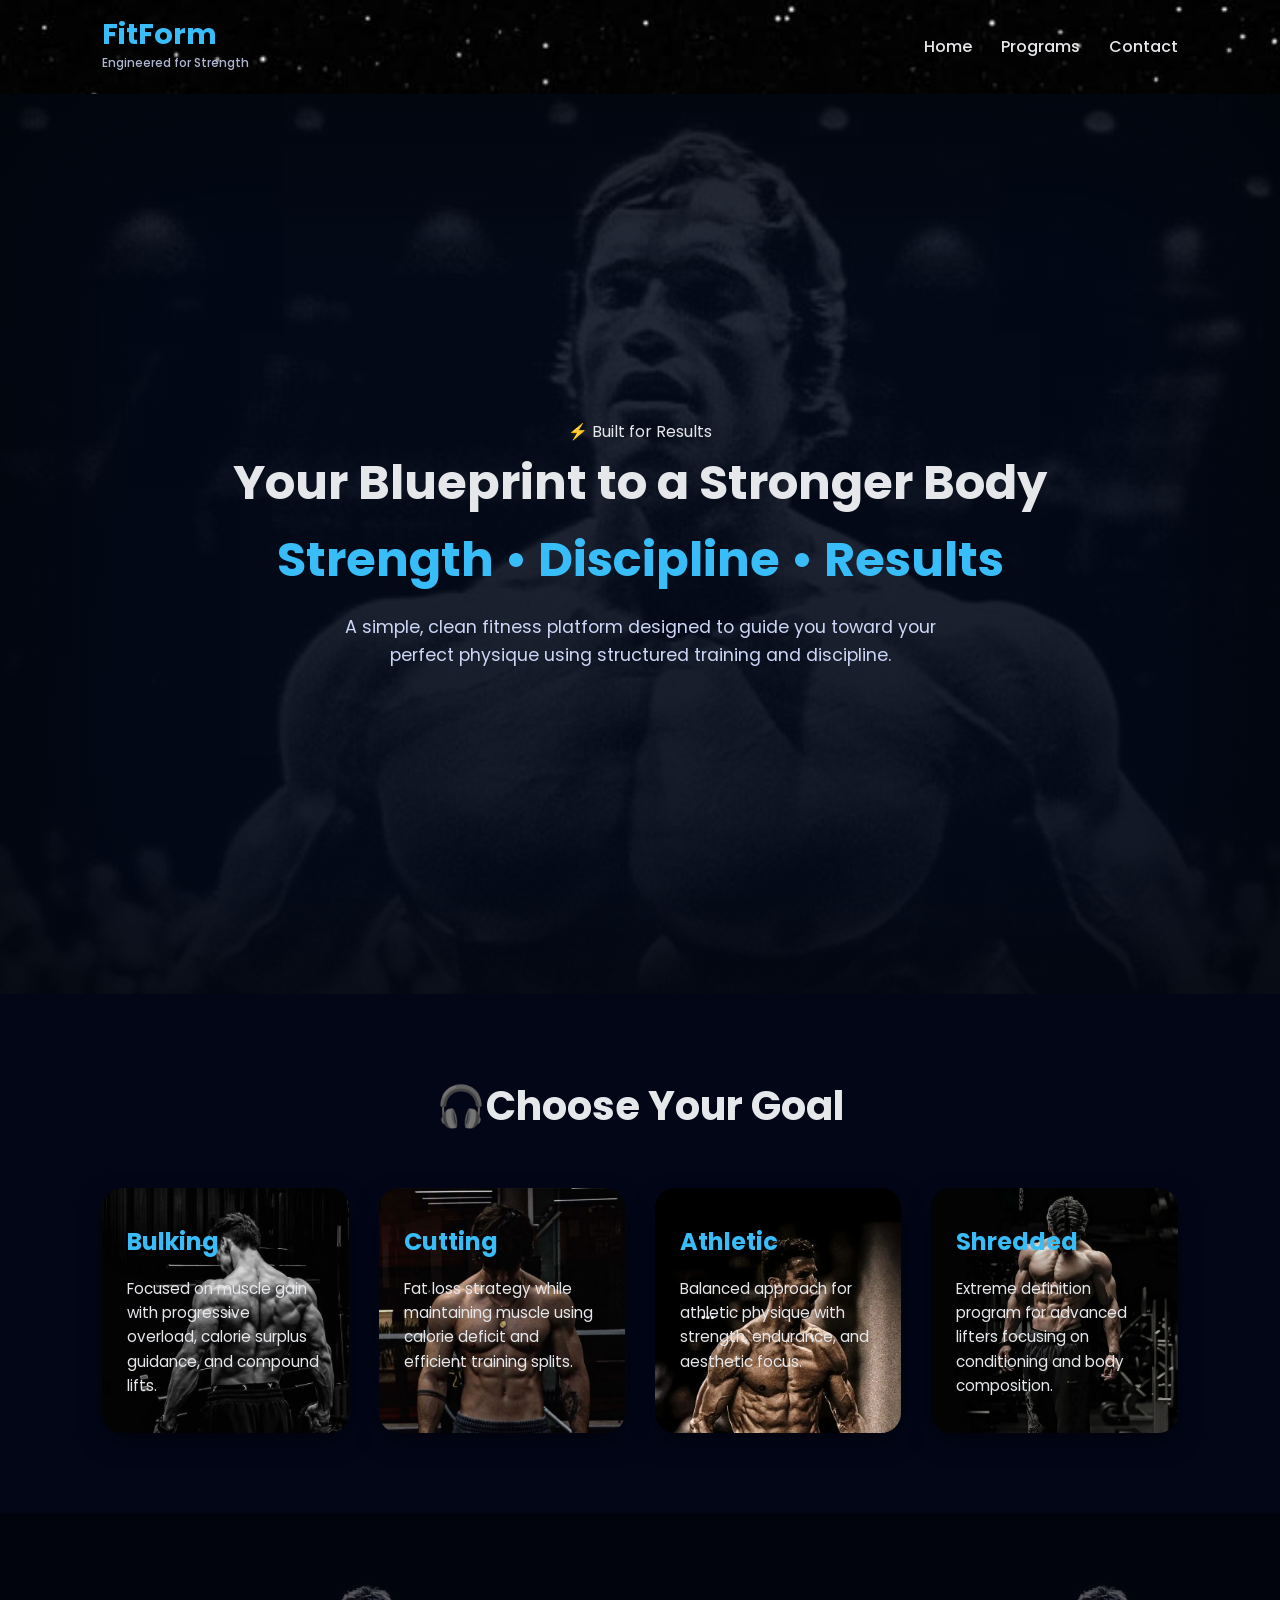
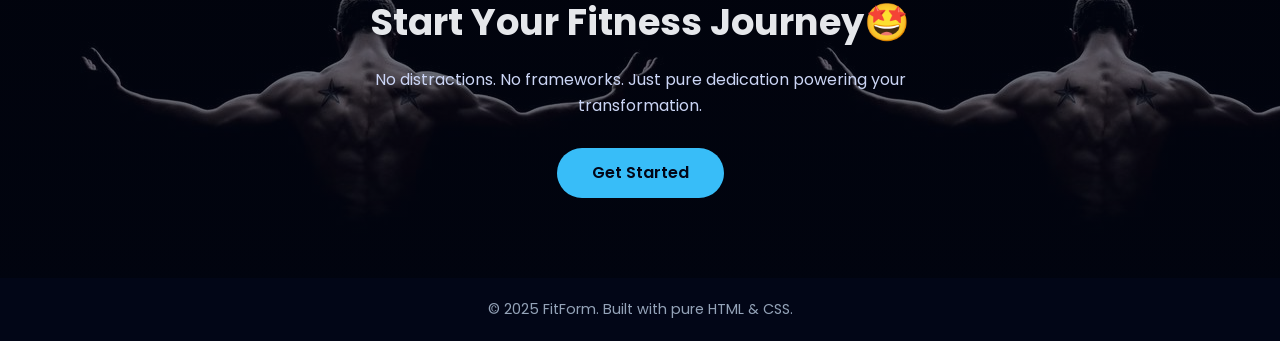
<file: index.html>
<!DOCTYPE html><html lang="en">
<head>
  <meta charset="UTF-8">
  <title>FitForm</title>
  <meta name="viewport" content="width=device-width, initial-scale=1.0">  <!-- Google Font -->  <link href="https://fonts.googleapis.com/css2?family=Poppins:wght@300;400;600;700&display=swap" rel="stylesheet">  
<link rel="stylesheet" href="CSS/style.css"></head>
<body><header class="star-header"style="background-image: url('Images/stars.jpg')"><a href="last.html">
  <h1 class="logo">FitForm</h1><span class="tagline">Engineered for Strength</span></a>
  <nav>
    <a href="index.html">Home</a>
    <a href="index.html">Programs</a>
    <a href="last.html">Contact</a>
  </nav>
</header><section class="hero" >
  <div><div>
  ⚡ Built for Results
</div>

    <h2>Your Blueprint to a Stronger Body<br><span>Strength • Discipline • Results</span></h2>
    <p>A simple, clean fitness platform designed to guide you toward your perfect physique using structured training and discipline.</p>
  </div>
</section><section class="programs" id="programs">
  <h3>🎧Choose Your Goal</h3>
  <div class="program-grid"><div class="card" style="background-image:url('Images/bulking.jpg');"><a href="bulk.html">
  <h4>Bulking</h4>
  <p>Focused on muscle gain with progressive overload, calorie surplus guidance, and compound lifts.</p>
</div></a>

<div class="card" style="background-image:url('Images/cutting.jpg')"><a href="cutt.html">
  <h4>Cutting</h4>
  <p>Fat loss strategy while maintaining muscle using calorie deficit and efficient training splits.</p>
</div></a>

<div class="card" style="background-image:url('Images/ronaldo.jpg'); "><a href="athletic.html">
  <h4>Athletic</h4>
  <p>Balanced approach for athletic physique with strength, endurance, and aesthetic focus.</p>
</div></a>

<div class="card" style="background-image:url('Images/shred.jpg')"><a href="shredded.html">
  <h4>Shredded</h4>
  <p>Extreme definition program for advanced lifters focusing on conditioning and body composition.</p>
</div></a>

  </div>
</section><section class="cta">
  <h3>Start Your Fitness Journey🤩</h3>
  <p>No distractions. No frameworks. Just pure dedication powering your transformation.</p>
  <a class="cta-button" href="last.html">Get Started</a>
</section><footer>
  © 2025 FitForm. Built with pure HTML & CSS.
</footer></body>
</html>
</file>
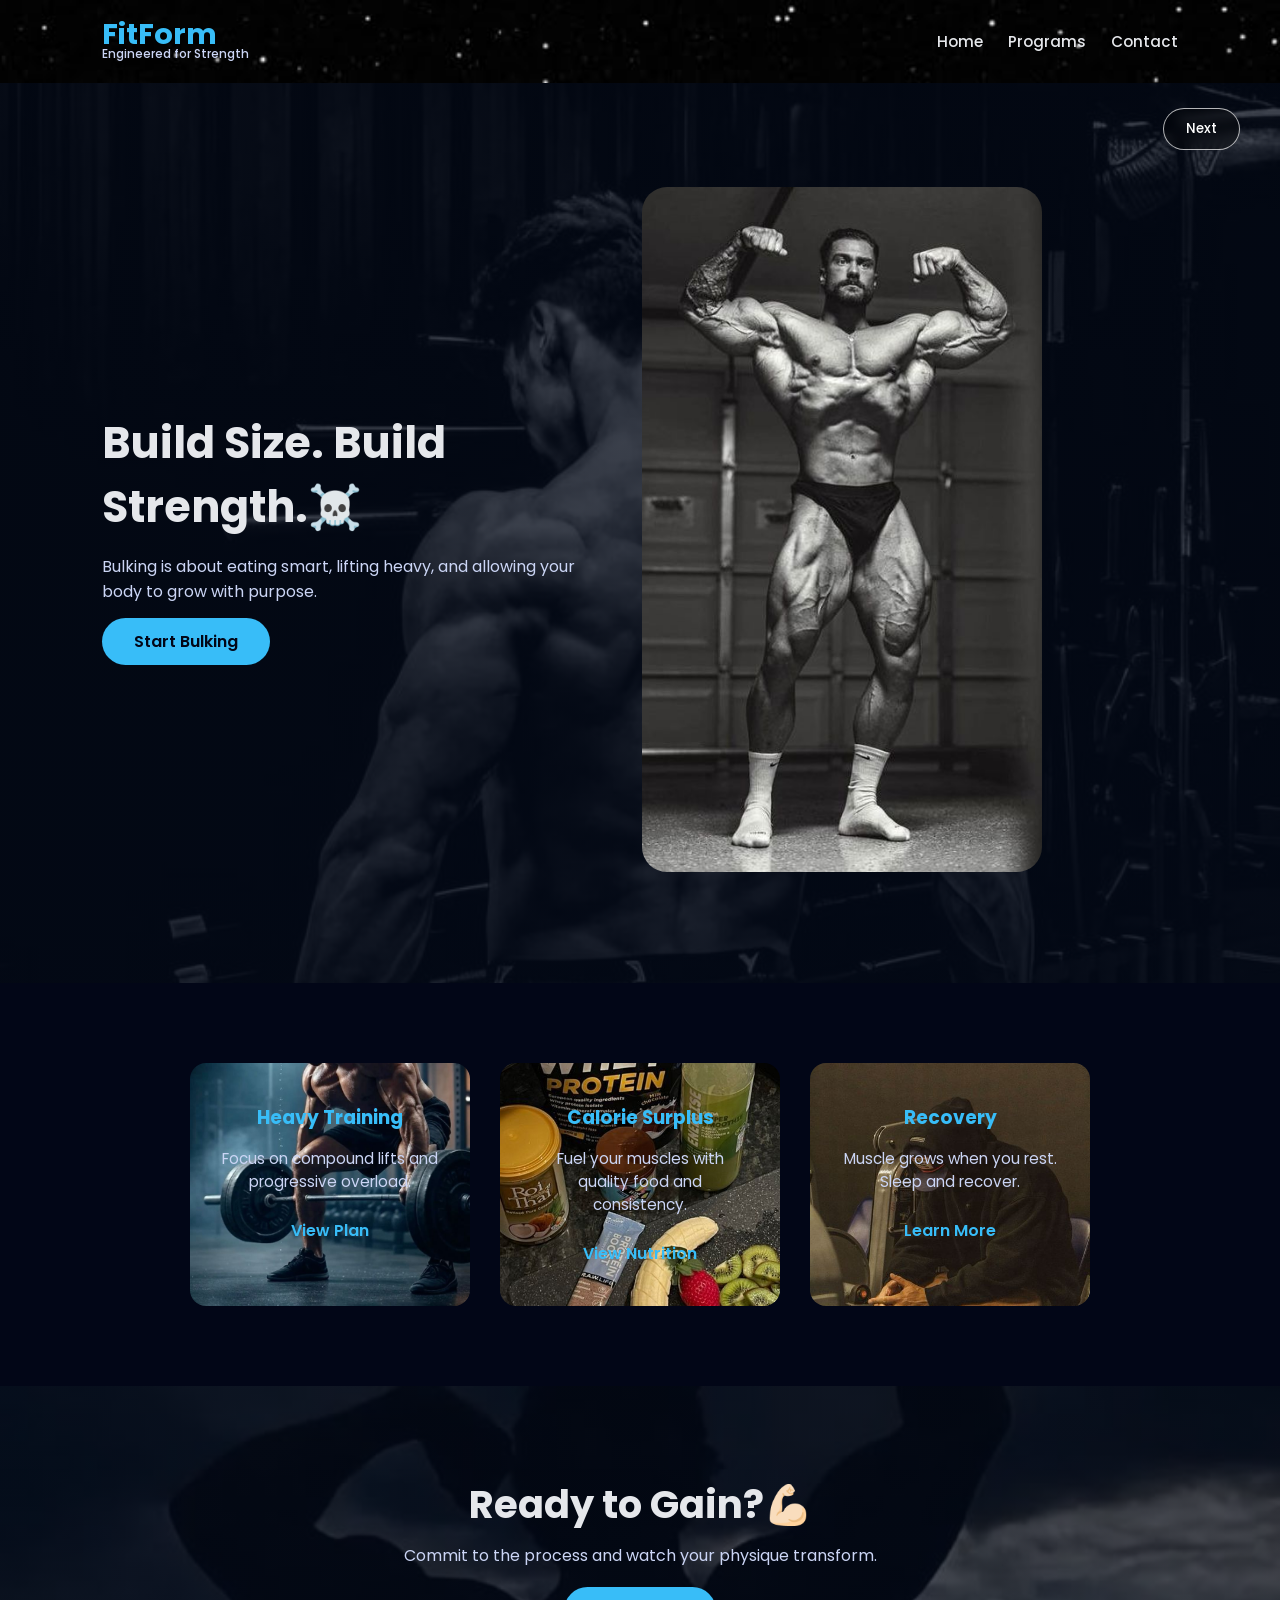
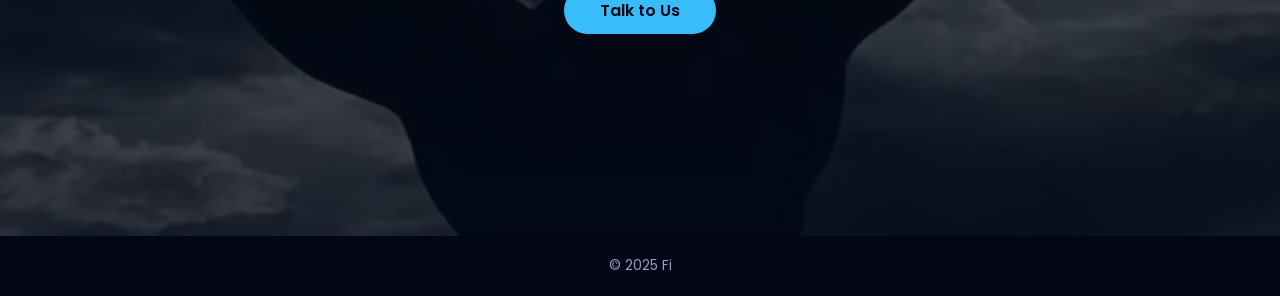
<file: bulk.html>
<!DOCTYPE html>
<html lang="en">
<head>
  <meta charset="UTF-8">
  <title>FitForm | Bulking</title>
  <meta name="viewport" content="width=device-width, initial-scale=1.0">
  <link rel="stylesheet" href="CSS/bulk.css">
  <link href="https://fonts.googleapis.com/css2?family=Poppins:wght@300;400;600;700&display=swap" rel="stylesheet">
</head>

<body>

<!-- HEADER ADDED -->
<header class="star-header" style="background-image: url('Images/stars.jpg')">
  <a href="last.html">
    <h1 class="logo">FitForm</h1>
    <span class="tagline">Engineered for Strength</span>
  </a>

  <nav>
    <a href="index.html">Home</a>
    <a href="index.html">Programs</a>
    <a href="last.html">Contact</a>
  </nav>
</header>
<!-- END HEADER -->

<section class="intro"><a href="cutt.html" class="btn">Next</a>
  <div class="intro-text">
    <h2>Build Size. Build Strength.☠️</h2>
    <p>
      Bulking is about eating smart, lifting heavy,
      and allowing your body to grow with purpose.
    </p>
    <a href="last.html" class="primary-btn">Start Bulking</a>
  </div>

  <div class="intro-img">
    <img src="Images/cbum2.jpg" alt="Bulking training">
  </div>
</section>

<section class="bulking-cards">
  <div class="bulking-card" style="background-image: url('Images/train.jpg');">
    <h3>Heavy Training</h3>
    <p>Focus on compound lifts and progressive overload.</p>
    <a href="#">View Plan</a>
  </div>

  <div class="bulking-card" style="background-image: url('Images/diet.jpg');">
    <h3>Calorie Surplus</h3>
    <p>Fuel your muscles with quality food and consistency.</p>
    <a href="#">View Nutrition</a>
  </div>

  <div class="bulking-card" style="background-image: url('Images/\ recover.jpg');">
    <h3>Recovery</h3>
    <p>Muscle grows when you rest. Sleep and recover.</p>
    <a href="#">Learn More</a>
  </div>
</section>

<section class="cta" >
  <h2>Ready to Gain?💪🏻</h2>
  <p>Commit to the process and watch your physique transform.</p>
  <a href="index.html" class="primary-btn">Talk to Us</a>
</section>

<footer>
  <p>© 2025 Fi</p>
</footer>

</body>
</html>
</file>
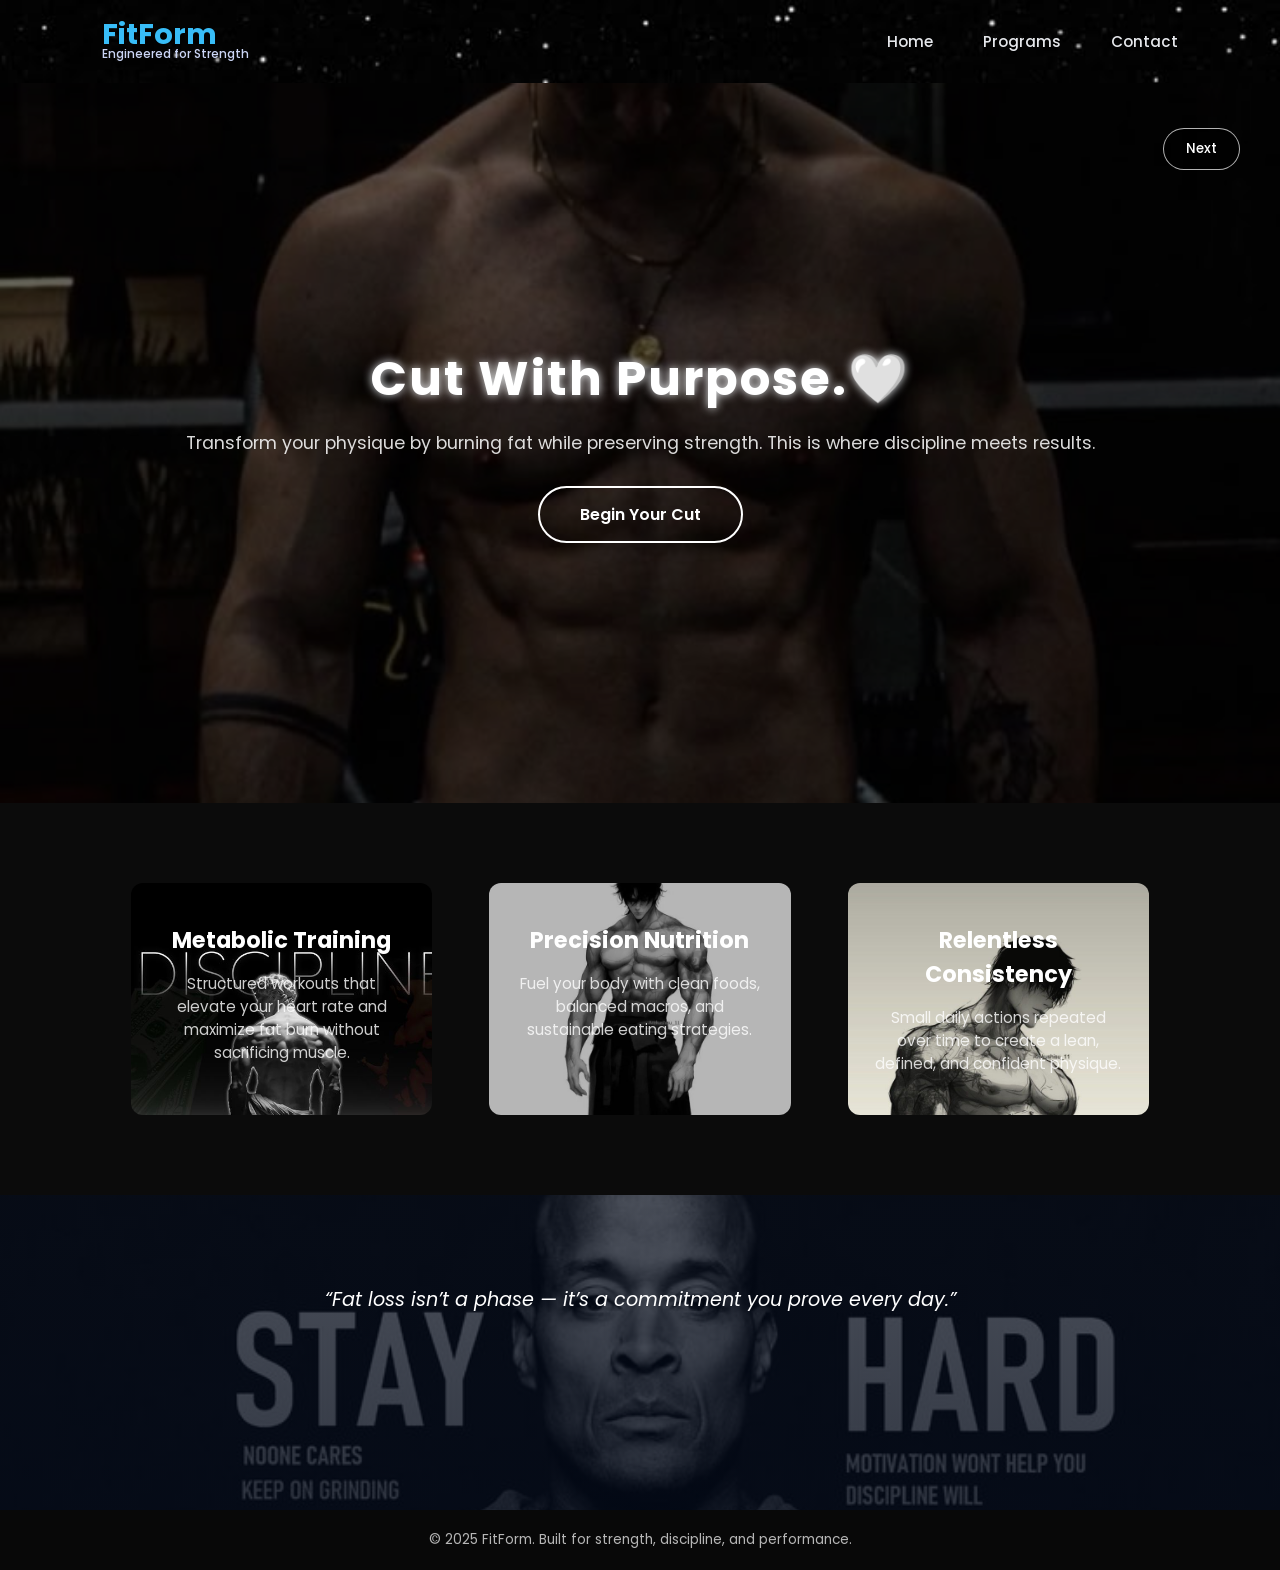
<file: cutt.html>
<!DOCTYPE html>
<html lang="en">
<head>
  <meta charset="UTF-8">
  <title>FitForm | Cutting</title>
  <meta name="viewport" content="width=device-width, initial-scale=1.0">
  <link rel="stylesheet" href="CSS/cutt.css">
  <link href="https://fonts.googleapis.com/css2?family=Poppins:wght@300;400;600;700&display=swap" rel="stylesheet">
</head>

<body>

<!-- HEADER (UNCHANGED) -->
<header class="star-header" style="background-image: url('Images/stars.jpg')">
  <a href="last.html">
    <h1 class="logo">FitForm</h1>
    <span class="tagline">Engineered for Strength</span>
  </a>

  <nav>
    <a href="index.html">Home</a>
    <a href="index.html">Programs</a>
    <a href="last.html">Contact</a>
  </nav>
</header>
<!-- END HEADER -->

<!-- HERO SECTION -->
<section class="cut-hero"><a href="athletic.html"class="btn">Next</a>
  <div class="cut-overlay">
    <h2>Cut With Purpose.🤍</h2>
    <p>
      Transform your physique by burning fat while preserving strength.
      This is where discipline meets results.
    </p>
    <a href="index.html" class="cut-btn">Begin Your Cut</a> <!-- From Uiverse.io by alexreyes091 --> 


  </div>
</section>

<!-- FEATURES -->
<section class="cut-features">
  <div class="cut-box" style="background-image: url('Images/discipline.jpg');"><a href="index.html">
    <h3>Metabolic Training</h3>
    <p>
      Structured workouts that elevate your heart rate and maximize fat burn
      without sacrificing muscle.
    </p></a>
  </div>

  <div class="cut-box" style="background-image: url('Images/hii.jpg');"><a href="index.html">
    <h3>Precision Nutrition</h3>
    <p>
      Fuel your body with clean foods, balanced macros, and sustainable eating
      strategies.
    </p></a>
  </div>

  <div class="cut-box" style="background-image: url('Images/hello.jpg');"><a href="index.html">
    <h3>Relentless Consistency</h3>
    <p>
      Small daily actions repeated over time to create a lean, defined, and
      confident physique.
    </p></a>
  </div>
</section>

<!-- QUOTE -->
<section class="cut-quote">
  <p>
    “Fat loss isn’t a phase — it’s a commitment you prove every day.”
  </p>
</section>

<!-- FOOTER -->
<footer>
  <p>© 2025 FitForm. Built for strength, discipline, and performance.</p>
</footer>

</body>
</html>
</file>
<file: CSS/style.css>
* {
      margin: 0;
      padding: 0;
      box-sizing: border-box;
      font-family: 'Poppins', sans-serif;
    }

    body {
      background: #0f172a;
      color: #e5e7eb;
      line-height: 1.6;
    }

    /* NAVBAR */
    header {
      display: flex;
      justify-content: space-between;
      align-items: center;
      padding: 20px 8%;
      background: rgba(15, 23, 42, 0.9);
      position: sticky;
      top: 0;
      z-index: 10;
    }

    header h1 {
      font-size: 1.8rem;
      color:#38bdf8;

  transition:text-shadow .3s;
  
    }
    
    header h1:hover{color:#0ea5e9;text-shadow: 0 0 10px rgba(56,189,248,.8);}
.logo {
  margin-bottom: 0;
  line-height: 1;
}
.tagline {font-size:12px;color:#cbd5f5;
  opacity: 0.85;text-align: center;
  font-weight: 500;
}

.tagline {
  margin-top: -4px;
}

    nav a {
      margin-left: 25px;
      text-decoration: none;
      color: #e5e7eb;
      font-weight: 500;
      transition: 0.3s;
    }

    nav a:hover {
      color: #38bdf8;
    }

    /* HERO SECTION */
    .hero {
      height: 90vh;
      display: flex;
      align-items: center;
      justify-content: center;
      text-align: center;
      padding: 0 10%;
      background: linear-gradient(to right, #020617, #0f172a);
    }
header {
  animation: headerDrop 0.6s ease-out forwards;
}

@keyframes headerDrop {
  from {
    opacity: 0;
    transform: translateY(-12px);
  }
  to {
    opacity: 1;
    transform: translateY(0);
  }
}
.logo {
  transition: color 0.3s ease, text-shadow 0.3s ease;
}

.logo:hover {
  text-shadow: 0 0 12px rgba(56,189,248,0.6);
}

    .hero h2 {
      font-size: 3rem;
      margin-bottom: 15px;
    }

    .hero p {
      font-size: 1.1rem;
      max-width: 650px;
      margin: auto;
      color: #cbd5f5;
    }

    .hero span {
      color: #38bdf8;
    }

    /* PROGRAMS */
    .programs {
      padding: 80px 8%;
      background: #020617;
    }

    .programs h3 {
      text-align: center;
      font-size: 2.5rem;
      margin-bottom: 50px;
    }

    .program-grid {
      display: flex;
      flex-wrap: wrap;
      justify-content: center;
      gap: 30px;
    }

    .card {
      width: 280px;
      background: #0f172a;
      background-size: cover;
      padding: 35px 25px;
      border-radius: 20px;
      box-shadow: 0 10px 25px rgba(0,0,0,0.4);
      transition: 0.4s;
    }

    .card:hover {
      transform: translateY(-10px);
      box-shadow: 0 20px 40px rgba(56,189,248,0.3);
    }

    .card h4 {
      font-size: 1.5rem;
      margin-bottom: 15px;
      color: #38bdf8;
    }

    .card p {
      font-size: 0.95rem;
      color:  #e5e7eb;
    }

    /* CTA */
    .cta {
      padding: 80px 10%;
      text-align: center;
      background: linear-gradient(rgba(2, 6, 23, 0.5), rgba(2, 6, 23, 0.5)), url("Images/base.jpg") no-repeat center/cover;
      background-position: center top;
      background-size: cover;
    }

    .cta h3 {
      font-size: 2.3rem;
      margin-bottom: 15px;
    }

    .cta p {
      max-width: 600px;
      margin: auto;
      margin-bottom: 30px;
      color: #cbd5f5;
    }

    .cta a {
      display: inline-block;
      padding: 12px 35px;
      border-radius: 30px;
      background: #38bdf8;
      color: #020617;
      text-decoration: none;
      font-weight: 600;
      transition: 0.3s;
    }
.hero {
  box-shadow: inset 0 0 200px rgba(0,0,0,0.6);
}
.hero {
  min-height: 100vh;
  background:
    linear-gradient(
      rgba(3, 10, 25, 0.85),
      rgba(3, 10, 25, 0.95)
    ),
    url("../Images/arnold.jpg") no-repeat center/cover ;background-position: center top; 
}

    .cta a:hover {
      background: #0ea5e9;
    }

    /* FOOTER */
    footer {
      text-align: center;
      padding: 20px;
      font-size: 0.9rem;
      background: #020617;
      color: #94a3b8;
    }

    @media (max-width: 768px) {
      .hero h2 {
        font-size: 2.2rem;
      }
    }
    a{text-decoration: none;}
 @media (max-width: 768px) {
  .cta {
    background:
      linear-gradient(
        rgba(2, 6, 23, 0.55),
        rgba(2, 6, 23, 0.65)
      ),
      url("/Images/base.jpg");

    background-position: center;
  }
  .cta-button:hover{box-shadow:2px 5px 10px rgba(56,189,248,.8);}
}

  h3:hover{text-shadow: 0 0 10px rgba(235, 238, 240, 1); transition: linear 0.4s ;}
   h2 span:hover{color:#0ea5e9; text-shadow: 0 0 10px rgba(56,189,248,.8); transition: linear 0.4s ;}
   h2:hover{color:#e0e6ea; text-shadow: 0 0 10px ; transition: linear 0.4s ;}
     
@media (min-width: 1025px) {
  .program-grid {
    flex-wrap: nowrap;
  }

  .program-grid .card {
    flex: 1;
    max-width: 25%;
  }
}

.cta a {
  transition: transform 0.3s ease, box-shadow 0.3s ease;
}

.cta a:hover {
  transform: translateY(-2px);
  box-shadow: 0 10px 25px rgba(56,189,248,0.4);
}
nav a {
  position: relative;
}

nav a::after {
  content: "";
  position: absolute;
  left: 0;
  bottom: -4px;
  width: 0;
  height: 2px;
  background: #38bdf8;
  transition: width 0.3s ease;
}

nav a:hover::after {
  width: 100%;
}
.star-header{
  background-size: cover;
  background-repeat: repeat;
  background-position: center 0;
  animation: starsMoveUp 80s linear infinite;
}

/* simple upward movement */
@keyframes starsMoveUp {
  from {
    background-position: center 0;
  }
  to {
    background-position: center -1000px;
  }
}
.cta {
    background: center/cover no-repeat ,
      linear-gradient(
        rgba(2, 6, 23, 0.55),
        rgba(2, 6, 23, 0.65)
      ),
      url("/Images/base.jpg");

}
</file>
<file: CSS/bulk.css>
/* RESET */
* {
  margin: 0;
  padding: 0;
  box-sizing: border-box;
  font-family: 'Poppins', sans-serif;
}

/* BODY */
body {
  background: #0f172a;
  color: #e5e7eb;
}

/* ===================== */
/* HEADER (ADDED) */
/* ===================== */

header {
  display: flex;
  justify-content: space-between;
  align-items: center;
  padding: 20px 8%;
  background: rgba(15, 23, 42, 0.9);
  position: sticky;
  top: 0;
  z-index: 10;
  backdrop-filter: blur(6px);
}
.cta{background-image: url('../Images/icon.jpg');background-position: center; background-size: cover;.hero {
  background:
    linear-gradient(
      rgba(3,10,25,0.75),
      rgba(3,10,25,0.9)
    ),
    url("../Images/hero.jpg") center / cover no-repeat;
}
}
.star-header {
  background-size: cover;
  background-position: center;
}

/* Logo */
header h1 {
  font-size: 1.8rem;
  color: #38bdf8;
  transition: text-shadow 0.3s, color 0.3s;
}

header h1:hover {
  color: #0ea5e9;
  text-shadow: 0 0 10px rgba(56,189,248,.8);
}

.logo {
  margin-bottom: 0;
  line-height: 1;
}

/* Tagline */
.tagline {
  display: block;
  font-size: 12px;
  color: #cbd5f5;
  opacity: 0.85;
  text-align: center;
  font-weight: 500;
  margin-top: -4px;
}

/* Header links */
header a {
  text-decoration: none;
}

/* Navigation */
header nav {
  display: flex;
  gap: 25px;
}

header nav a {
  color: #e5e7eb;
  font-size: 0.95rem;
  font-weight: 500;
  transition: color 0.3s, text-shadow 0.3s;
}

header nav a:hover {
  color: #38bdf8;
  text-shadow: 0 0 6px rgba(56,189,248,0.7);
}

/* ===================== */
/* EXISTING PAGE CSS */
/* ===================== */

.top-bar {
  padding: 25px 8%;
  display: flex;
  justify-content: space-between;
  align-items: center;
  background: #020617;
}

.top-bar h1 {
  color: #38bdf8;
  font-size: 1.8rem;
}

.back-btn {
  text-decoration: none;
  color: #e5e7eb;
  font-size: 0.95rem;
}

.back-btn:hover {
  color: #38bdf8;
}

.intro {
  padding: 90px 8%;
  display: flex;
  flex-wrap: wrap;
  align-items: center;
  gap: 40px;
  min-height: 100vh;
  background:
    linear-gradient(
      rgba(3, 10, 25, 0.85),
      rgba(3, 10, 25, 0.95)
    ),
    url("../Images/hi.jpg") no-repeat center/cover;
  background-position: top center;
}

.intro-text {
  max-width: 500px;
}

.intro-text h2 {
  font-size: 2.7rem;
  margin-bottom: 15px;
}

.intro-text p {
  color: #cbd5f5;
  margin-bottom: 25px;
}

.primary-btn {
  text-decoration: none;
  background: #38bdf8;
  color: #020617;
  padding: 12px 32px;
  border-radius: 30px;
  font-weight: 600;
  transition: 0.3s;
}

.primary-btn:hover {
  background: #0ea5e9;
  transform: translateY(-3px);
  box-shadow: 2px 5px 10px rgba(56,189,248,.8);
}

/* INTRO IMAGE */
.intro-img img {
  width: 100%;
  max-width: 400px;
  border-radius: 25px;
  transition: 0.4s;
}

.intro-img img:hover {
  transform: scale(1.05);
  box-shadow: 0 20px 40px rgba(56,189,248,0.3);
}

.bulking-cards {background-position: center; background-size: cover;
  padding: 80px 8%;
  display: flex;
  flex-wrap: wrap;
  justify-content: center;
  gap: 30px;
  background: #020617;
}

.bulking-card { background: #0f172a;
  padding: 40px 30px;
  width: 280px;
  border-radius: 25px;
  text-align: center;
  transition: 0.4s;
}

.bulking-card:hover {
  transform: translateY(-10px);
  box-shadow: 0 25px 50px rgba(56,189,248,0.25);
}

.bulking-card h3 {
  color: #38bdf8;
  margin-bottom: 15px;
}
nav a {
  position: relative;
}

nav a::after {
  content: "";
  position: absolute;
  left: 0;
  bottom: -4px;
  width: 0;
  height: 2px;
  background: #38bdf8;
  transition: width 0.3s ease;
}

nav a:hover::after {
  width: 100%;
}
.star-header{
  background-size: cover;
  background-repeat: repeat;
  background-position: center 0;
  animation: starsMoveUp 80s linear infinite;
}
.bulking-card p {
  color: #cbd5f5;
  margin-bottom: 25px;
  font-size: 0.95rem;
}

.bulking-card a {
  text-decoration: none;
  color: #38bdf8;
  font-weight: 600;
}

.bulking-card a:hover {
  text-decoration: underline;
}

.cta {
  padding: 90px 10%;
  text-align: center;
  min-height: 50vh;
  background:
    linear-gradient(
      rgba(3, 10, 25, 0.7),
      rgba(3, 10, 25, 0.8)
    ),
    url("../Images/icon.jpg") no-repeat center/cover ;background-position:center; 
}


.cta h2 {
  font-size: 2.4rem;
  margin-bottom: 10px;
}

.cta p {
  color: #cbd5f5;
  margin-bottom: 30px;
}

.cta a {
  text-decoration: none;
  padding: 12px 36px;
  background: #38bdf8;
  color: #020617;
  border-radius: 30px;
  font-weight: 600;
  transition: 0.3s;
}

.cta a:hover {
  background: #0ea5e9;
}

h1:hover {
  text-shadow: 0 0 10px rgb(25, 126, 193);
  transition: linear 0.4s;
}

h2:hover {
  text-shadow: 0 0 10px rgba(235, 238, 240, 1);
  transition: linear 0.4s;
}

footer {
  background: #020617;
  text-align: center;
  padding: 20px;
  font-size: 0.85rem;
  color: #94a3b8;
}

/* ===================== */
/* HEADER WITH STAR ANIMATION */
/* ===================== */

header {
  display: flex;
  justify-content: space-between;
  align-items: center;
  padding: 20px 8%;
  background: rgba(15, 23, 42, 0.9);
  position: sticky;
  top: 0;
  z-index: 10;
  overflow: hidden;
  backdrop-filter: blur(6px);
}

/* Star animation background */
.star-header {
  position: relative;
  background: url("../Images/stars.jpg") repeat;
  background-size: cover;
  animation: moveStars 60s linear infinite;
}

/* Keyframes for stars */
@keyframes moveStars {
  0% { background-position: 0 0; }
  100% { background-position: -2000px 2000px; }
}

/* Logo */
header h1 {
  font-size: 1.8rem;
  color: #38bdf8;
  transition: text-shadow 0.3s, color 0.3s;
  animation: fadeInDown 1s ease forwards;
}

header h1:hover {
  color: #0ea5e9;
  text-shadow: 0 0 10px rgba(56,189,248,.8);
}

/* Tagline */
.tagline {
  display: block;
  font-size: 12px;
  color: #cbd5f5;
  opacity: 0.85;
  text-align: center;
  font-weight: 500;
  margin-top: -4px;
  animation: fadeInDown 1.2s ease forwards;
}

/* Navigation */
header nav {
  display: flex;
  gap: 25px;
}

header nav a {
  color: #e5e7eb;
  font-size: 0.95rem;
  font-weight: 500;
  text-decoration: none;
  opacity: 0;
  transform: translateY(-10px);
  animation: fadeInUp 0.5s forwards;
}


header nav a:hover {
  color: #38bdf8;
  text-shadow: 0 0 6px rgba(56,189,248,0.7);
}

/* ===================== */
/* KEYFRAMES FOR NAV / LOGO / TAGLINE */
@keyframes fadeInDown {
  0% { opacity: 0; transform: translateY(-20px); }
  100% { opacity: 1; transform: translateY(0); }
}

@keyframes fadeInUp {
  0% { opacity: 0; transform: translateY(10px); }
  100% { opacity: 1; transform: translateY(0); }
}
.bulking-card {
  background-size: cover;        /* Fills the box */
  background-position: center;   /* Centers image */
  background-repeat: no-repeat;
  border-radius: 16px;
}
.intro{
  min-height: 100vh;
  background:
    linear-gradient(
      rgba(3, 10, 25, 0.7),
      rgba(3, 10, 25, 0.8)
    ),
    url("../Images/bulking.jpg") no-repeat center/cover ;background-position: center top; 
}

.btn {
  padding: 1rem 2rem;
  font-weight: 700;
  background: rgb(255, 255, 255);
  color: blueviolet;
  cursor: pointer;
  border-radius: 0.5rem;
  border-bottom: 2px solid blueviolet;
  border-right: 2px solid blueviolet;
  border-top: 2px solid white;
  border-left: 2px solid white;
  transition-duration: 1s;
  transition-property: border-top, border-left, border-bottom, border-right,
    box-shadow;
}
a { text-decoration: none; }
.btn:hover {
  border-top: 2px solid blueviolet;
  border-left: 2px solid blueviolet;
  border-bottom: 2px solid rgb(238, 103, 238);
  border-right: 2px solid rgb(238, 103, 238);
  box-shadow: rgba(240, 46, 170, 0.4) 5px 5px, rgba(240, 46, 170, 0.3) 10px 10px,
    rgba(240, 46, 170, 0.2) 15px 15px;
}

.intro {
  position: relative; /* REQUIRED */
}

.btn {
  position: absolute;
  top: 25px;
  right: 40px;
  padding: 10px 22px;
  border-radius: 30px;
  border: 1.5px solid rgba(255,255,255,0.7);
  color: #fff;
  font-weight: 500;
  font-size: 0.85rem;
  background: rgba(0,0,0,0.35);
  backdrop-filter: blur(6px);
  transition: all 0.3s ease;
  z-index: 5;
}
</file>
<file: CSS/cutt.css>
* {
  margin: 0;
  padding: 0;
  box-sizing: border-box;
  font-family: 'Poppins', sans-serif;
}
nav a {
  position: relative;
}
.cut-box{overflow:hidden;
  background-size: cover;
  background-position: center;
  
}
.logo {
  transition: color 0.3s ease, text-shadow 0.3s ease;
}
.tagline {font-size:12px;color:#cbd5f5;
  opacity: 0.85;text-align: center;
  font-weight: 500;
}
a { text-decoration: none; }
.tagline {
  margin-top: -4px;
}
.logo:hover {
  text-shadow: 0 0 12px rgba(56,189,248,0.6);
}
nav a::after {
  content: "";
  position: absolute;
  left: 0;
  bottom: -4px;
  width: 0;
  height: 2px;
  background: #38bdf8;
  transition: width 0.3s ease;
}

.logo {
  margin-bottom: 0;
  line-height: 1;
}
nav a:hover::after {
  width: 100%;
}
.star-header{
  background-size: cover;
  background-repeat: repeat;
  background-position: center 0;
  animation: starsMoveUp 80s linear infinite;
}
body {
  background: #0b0b0b;
  color: #ffffff;
}
 nav a {
      margin-left: 25px;
      text-decoration: none;
      color: #e5e7eb;
      font-weight: 500;
      transition: 0.3s;
    }

    nav a:hover {
      color: #38bdf8;
    }
/* HERO SECTION */
.cut-hero {
  height: 80vh;
  background-image: url('../Images/cutting.jpg');
  background-size: cover;
  background-position: center;
  position: relative;
}

.cut-overlay {
  height: 100%;
  background: rgba(0,0,0,0.6);
  display: flex;
  flex-direction: column;
  justify-content: center;
  align-items: center;
  text-align: center;
  transition: background 0.6s ease;
}

.cut-overlay:hover {
  background: rgba(0,0,0,0.75);
}

.cut-overlay h2 {
  font-size: 3rem;
  letter-spacing: 2px;
  margin-bottom: 15px;
  transition: transform 0.5s ease;
}

.cut-overlay p {
  font-size: 1.1rem;
  opacity: 0.85;
  margin-bottom: 30px;
  transition: opacity 0.5s ease;
}

.cut-btn {border-radius: 40px;
  padding: 14px 40px;
  border: 2px solid #ffffff;
  color: #ffffff;
  text-decoration: none;
  font-weight: 600;
  transition: all 0.4s ease;
}

.cut-btn:hover {
  background: #ffffff;
  color: #000;
  transform: scale(1.05);
}

/* FEATURES */
.cut-features {
  display: flex;
  justify-content: space-around;
  padding: 80px 8%;
}

.cut-box {
  width: 28%;
  background: #111;
  padding: 40px 25px;
  text-align: center;
  border-radius: 12px;
  transition: transform 0.5s ease, background 0.5s ease;
}

.cut-box:hover {
  transform: translateY(-15px);background-position: center top; background-size: cover;
}

.cut-box h3 {
  margin-bottom: 15px;
  font-size: 1.4rem;
}

.cut-box p {
  font-size: 0.95rem;
  opacity: 0.8;
}

/* QUOTE */
.cut-quote {
  padding: 60px 15%;
  text-align: center;
  font-style: italic;
  font-size: 1.2rem;
  background: #0f0f0f;
  transition: letter-spacing 0.5s ease;
}

.cut-quote:hover {
  letter-spacing: 1px;
}

/* FOOTER */
footer {
  padding: 20px;
  text-align: center;
  background: #080808;
  font-size: 0.85rem;
  opacity: 0.7;
}
.cut-quote{
  padding: 90px 10%;
  text-align: center;
  min-height: 35vh;
  background:
    linear-gradient(
      rgba(3, 10, 25, 0.7),
      rgba(3, 10, 25, 0.8)
    ),
    url("../Images/david2.jpg") no-repeat center/cover ;background-position:center; 
}
header {text-decoration:none ;
  display: flex;
  justify-content: space-between;
  align-items: center;
  padding: 20px 8%;
  background: rgba(15, 23, 42, 0.9);
  position: sticky;
  top: 0;
  z-index: 10;
  overflow: hidden;
  backdrop-filter: blur(6px);
}

/* Star animation background */
.star-header {
  position: relative;
  background: url("../Images/stars.jpg") repeat;
  background-size: cover;
  animation: moveStars 60s linear infinite;
}

/* Keyframes for stars */
@keyframes moveStars {
  0% { background-position: 0 0; }
  100% { background-position: -2000px 2000px; }
}
/* From Uiverse.io by alexreyes091 */ 
.btn {
  padding: .5rem .7rem;
  font-weight: 700;
  background: rgb(255, 255, 255);
  color: rgb(50, 177, 241);
  cursor: pointer;
  border-radius: 0.7rem;
  border-bottom: 2px solid blueviolet;
  border-right: 2px solid blueviolet;
  border-top: 2px solid white;
  border-left: 2px solid white;
  transition-duration: 1s;
  transition-property: border-top, border-left, border-bottom, border-right,
    box-shadow;
    margin-top: 20px;
}

.btn:hover {
  border-top: 2px solid blueviolet;
  border-left: 2px solid blueviolet;
  border-bottom: 2px solid rgb(238, 103, 238);
  border-right: 2px solid rgb(238, 103, 238);
  box-shadow: rgba(240, 46, 170, 0.4) 5px 5px, rgba(240, 46, 170, 0.3) 10px 10px,
    rgba(240, 46, 170, 0.2) 15px 15px;
}

/* Logo */
header h1 {
  font-size: 1.8rem;
  color: #38bdf8;
  transition: text-shadow 0.3s, color 0.3s;
  animation: fadeInDown 1s ease forwards;
}

header h1:hover {
  color: #0ea5e9;
  text-shadow: 0 0 10px rgba(56,189,248,.8);
}
h2{text-shadow: 0 0 10px rgba(235, 238, 240, 1); transition: linear 0.4s ;}
/*  */
.tagline {
  display: block;
  font-size: 12px;
  color: #cbd5f5;
  opacity: 0.85;
  text-align: center;
  font-weight: 500;
  margin-top: -4px;
  animation: fadeInDown 1.2s ease forwards;
}

/* Navigation */
header nav {
  display: flex;
  gap: 25px;
}

header nav a {
  color: #e5e7eb;
  font-size: 0.95rem;
  font-weight: 500;
  text-decoration: none;
  opacity: 0;
  transform: translateY(-10px);
  animation: fadeInUp 0.5s forwards;
}

header nav a:nth-child(1) { animation-delay: 0.5s; }
header nav a:nth-child(2) { animation-delay: 0.7s; }
header nav a:nth-child(3) { animation-delay: 0.9s; }

header nav a:hover {
  color: #38bdf8;
  text-shadow: 0 0 6px rgba(56,189,248,0.7);
}

/* ===================== */
/* KEYFRAMES FOR NAV / LOGO / TAGLINE */
@keyframes fadeInDown {
  0% { opacity: 0; transform: translateY(-20px); }
  100% { opacity: 1; transform: translateY(0); }
}

@keyframes fadeInUp {
  0% { opacity: 0; transform: translateY(10px); }
  100% { opacity: 1; transform: translateY(0); }
}

.cut-box{
  background-size: cover;
  background-position: center;}
a{ text-decoration: none; color:inherit;}
.cut-hero {
  position: relative; /* REQUIRED */
}

.btn {
  position: absolute;
  top: 25px;
  right: 40px;
  padding: 10px 22px;
  border-radius: 30px;
  border: 1.5px solid rgba(255,255,255,0.7);
  color: #fff;
  font-weight: 500;
  font-size: 0.85rem;
  background: rgba(0,0,0,0.35);
  backdrop-filter: blur(6px);
  transition: all 0.3s ease;
  z-index: 5;
}
</file>
